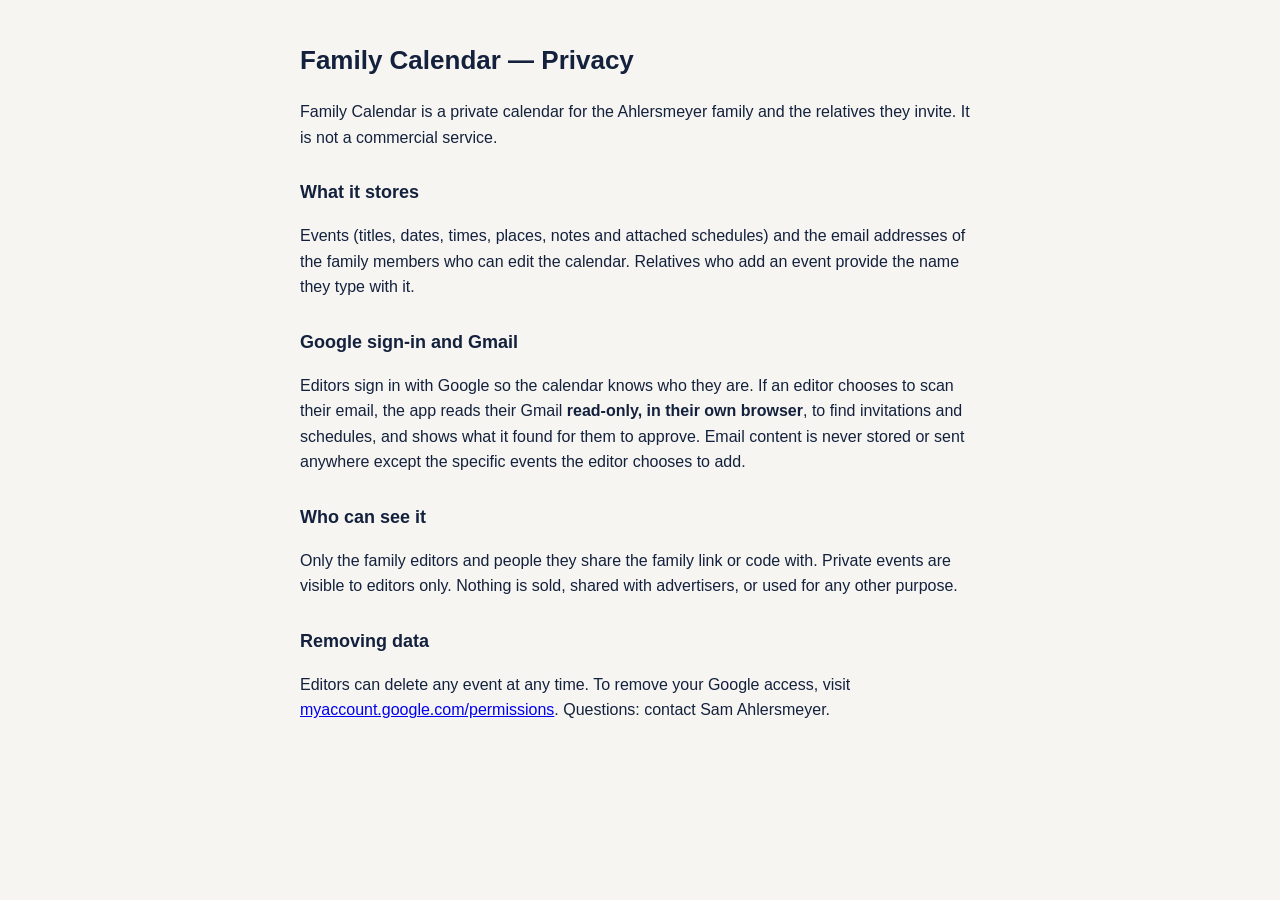
<file: privacy.html>
<!doctype html>
<html lang="en">
<head>
  <meta charset="utf-8">
  <meta name="viewport" content="width=device-width, initial-scale=1">
  <title>Privacy · Family Calendar</title>
  <style>
    body { font: 16px/1.6 -apple-system, BlinkMacSystemFont, "Segoe UI", Roboto, sans-serif; max-width: 680px; margin: 40px auto; padding: 0 20px; color: #14213d; background: #f6f5f1; }
    @media (prefers-color-scheme: dark) { body { color: #eef1f7; background: #0f1420; } a { color: #9ab; } }
    h1 { font-size: 26px; } h2 { font-size: 18px; margin-top: 28px; }
  </style>
</head>
<body>
  <h1>Family Calendar — Privacy</h1>
  <p>Family Calendar is a private calendar for the Ahlersmeyer family and the relatives they invite. It is not a commercial service.</p>

  <h2>What it stores</h2>
  <p>Events (titles, dates, times, places, notes and attached schedules) and the email addresses of the family members who can edit the calendar. Relatives who add an event provide the name they type with it.</p>

  <h2>Google sign-in and Gmail</h2>
  <p>Editors sign in with Google so the calendar knows who they are. If an editor chooses to scan their email, the app reads their Gmail <b>read-only, in their own browser</b>, to find invitations and schedules, and shows what it found for them to approve. Email content is never stored or sent anywhere except the specific events the editor chooses to add.</p>

  <h2>Who can see it</h2>
  <p>Only the family editors and people they share the family link or code with. Private events are visible to editors only. Nothing is sold, shared with advertisers, or used for any other purpose.</p>

  <h2>Removing data</h2>
  <p>Editors can delete any event at any time. To remove your Google access, visit <a href="https://myaccount.google.com/permissions">myaccount.google.com/permissions</a>. Questions: contact Sam Ahlersmeyer.</p>
</body>
</html>
</file>
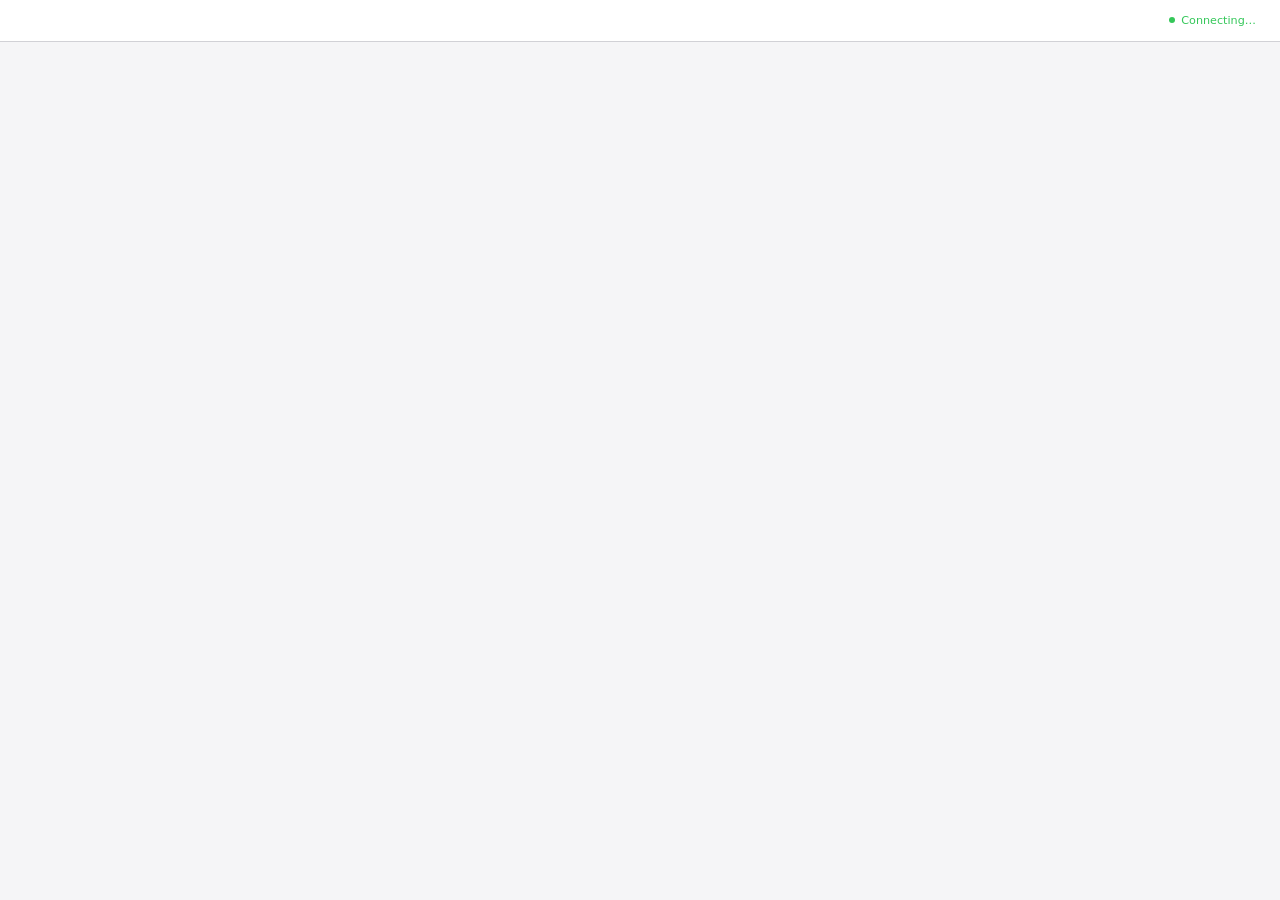
<file: .claude/skills/brainstorming/scripts/frame-template.html>
<!DOCTYPE html>
<html>
<head>
  <meta charset="utf-8">
  <title>Superpowers Brainstorming</title>
  <style>
    /*
     * BRAINSTORM COMPANION FRAME TEMPLATE
     *
     * This template provides a consistent frame with:
     * - OS-aware light/dark theming
     * - Header branding and connection status
     * - Scrollable main content area
     * - CSS helpers for common UI patterns
     *
     * Content is injected via placeholder comment in #frame-content.
     */

    * { box-sizing: border-box; margin: 0; padding: 0; }
    html, body { height: 100%; overflow: hidden; }

    /* ===== THEME VARIABLES ===== */
    :root {
      --bg-primary: #f5f5f7;
      --bg-secondary: #ffffff;
      --bg-tertiary: #e5e5e7;
      --border: #d1d1d6;
      --text-primary: #1d1d1f;
      --text-secondary: #86868b;
      --text-tertiary: #aeaeb2;
      --accent: #0071e3;
      --accent-hover: #0077ed;
      --success: #34c759;
      --warning: #ff9f0a;
      --error: #ff3b30;
      --selected-bg: #e8f4fd;
      --selected-border: #0071e3;
    }

    @media (prefers-color-scheme: dark) {
      :root {
        --bg-primary: #1d1d1f;
        --bg-secondary: #2d2d2f;
        --bg-tertiary: #3d3d3f;
        --border: #424245;
        --text-primary: #f5f5f7;
        --text-secondary: #86868b;
        --text-tertiary: #636366;
        --accent: #0a84ff;
        --accent-hover: #409cff;
        --selected-bg: rgba(10, 132, 255, 0.15);
        --selected-border: #0a84ff;
      }
    }

    body {
      font-family: system-ui, -apple-system, BlinkMacSystemFont, sans-serif;
      background: var(--bg-primary);
      color: var(--text-primary);
      display: flex;
      flex-direction: column;
      line-height: 1.5;
    }

    /* ===== FRAME STRUCTURE ===== */
    .brand { display: flex; align-items: center; min-width: 0; overflow: hidden; color: var(--text-secondary); line-height: 1; }
    .brand a { color: inherit; text-decoration: none; display: flex; align-items: center; gap: 0.5rem; min-width: 0; max-width: 100%; line-height: 1; }
    .brand-copy { display: block; min-width: 0; overflow: hidden; text-overflow: ellipsis; white-space: nowrap; line-height: 1; transform: translateY(-1px); }
    .brand-logo { display: block; height: 1em; width: auto; max-width: 180px; flex-shrink: 0; filter: invert(1); }
    @media (prefers-color-scheme: dark) {
      .brand-logo { filter: none; }
    }
    .status { font-size: 0.7rem; color: var(--status-color, var(--success)); display: flex; align-items: center; gap: 0.4rem; justify-self: end; white-space: nowrap; line-height: 1; }
    .status::before { content: ''; width: 6px; height: 6px; background: var(--status-color, var(--success)); border-radius: 50%; }

    .main { flex: 1; overflow-y: auto; }
    #frame-content { padding: 2rem; min-height: 100%; }

    .header {
      background: var(--bg-secondary);
      border-bottom: 1px solid var(--border);
      padding: 0.5rem 1.5rem;
      flex-shrink: 0;
      display: grid;
      grid-template-columns: minmax(0, 1fr) auto;
      align-items: center;
      gap: 1rem;
      min-height: 42px;
    }
    .header .brand { justify-self: start; width: 100%; font-size: 0.75rem; line-height: 1; }
    .header .status { grid-column: 2; line-height: 1; }
    .header span {
      font-size: 0.75rem;
      color: var(--text-secondary);
    }
    .header .selected-text {
      color: var(--accent);
      font-weight: 500;
    }

    /* ===== TYPOGRAPHY ===== */
    h2 { font-size: 1.5rem; font-weight: 600; margin-bottom: 0.5rem; }
    h3 { font-size: 1.1rem; font-weight: 600; margin-bottom: 0.25rem; }
    .subtitle { color: var(--text-secondary); margin-bottom: 1.5rem; }
    .section { margin-bottom: 2rem; }
    .label { font-size: 0.7rem; color: var(--text-secondary); text-transform: uppercase; letter-spacing: 0.05em; margin-bottom: 0.5rem; }

    /* ===== OPTIONS (for A/B/C choices) ===== */
    .options { display: flex; flex-direction: column; gap: 0.75rem; }
    .option {
      background: var(--bg-secondary);
      border: 2px solid var(--border);
      border-radius: 12px;
      padding: 1rem 1.25rem;
      cursor: pointer;
      transition: all 0.15s ease;
      display: flex;
      align-items: flex-start;
      gap: 1rem;
    }
    .option:hover { border-color: var(--accent); }
    .option.selected { background: var(--selected-bg); border-color: var(--selected-border); }
    .option .letter {
      background: var(--bg-tertiary);
      color: var(--text-secondary);
      width: 1.75rem; height: 1.75rem;
      border-radius: 6px;
      display: flex; align-items: center; justify-content: center;
      font-weight: 600; font-size: 0.85rem; flex-shrink: 0;
    }
    .option.selected .letter { background: var(--accent); color: white; }
    .option .content { flex: 1; }
    .option .content h3 { font-size: 0.95rem; margin-bottom: 0.15rem; }
    .option .content p { color: var(--text-secondary); font-size: 0.85rem; margin: 0; }

    /* ===== CARDS (for showing designs/mockups) ===== */
    .cards { display: grid; grid-template-columns: repeat(auto-fit, minmax(280px, 1fr)); gap: 1rem; }
    .card {
      background: var(--bg-secondary);
      border: 1px solid var(--border);
      border-radius: 12px;
      overflow: hidden;
      cursor: pointer;
      transition: all 0.15s ease;
    }
    .card:hover { border-color: var(--accent); transform: translateY(-2px); box-shadow: 0 4px 12px rgba(0,0,0,0.1); }
    .card.selected { border-color: var(--selected-border); border-width: 2px; }
    .card-image { background: var(--bg-tertiary); aspect-ratio: 16/10; display: flex; align-items: center; justify-content: center; }
    .card-body { padding: 1rem; }
    .card-body h3 { margin-bottom: 0.25rem; }
    .card-body p { color: var(--text-secondary); font-size: 0.85rem; }

    /* ===== MOCKUP CONTAINER ===== */
    .mockup {
      background: var(--bg-secondary);
      border: 1px solid var(--border);
      border-radius: 12px;
      overflow: hidden;
      margin-bottom: 1.5rem;
    }
    .mockup-header {
      background: var(--bg-tertiary);
      padding: 0.5rem 1rem;
      font-size: 0.75rem;
      color: var(--text-secondary);
      border-bottom: 1px solid var(--border);
    }
    .mockup-body { padding: 1.5rem; }

    /* ===== SPLIT VIEW (side-by-side comparison) ===== */
    .split { display: grid; grid-template-columns: 1fr 1fr; gap: 1.5rem; }
    @media (max-width: 700px) { .split { grid-template-columns: 1fr; } }

    /* ===== PROS/CONS ===== */
    .pros-cons { display: grid; grid-template-columns: 1fr 1fr; gap: 1rem; margin: 1rem 0; }
    .pros, .cons { background: var(--bg-secondary); border-radius: 8px; padding: 1rem; }
    .pros h4 { color: var(--success); font-size: 0.85rem; margin-bottom: 0.5rem; }
    .cons h4 { color: var(--error); font-size: 0.85rem; margin-bottom: 0.5rem; }
    .pros ul, .cons ul { margin-left: 1.25rem; font-size: 0.85rem; color: var(--text-secondary); }
    .pros li, .cons li { margin-bottom: 0.25rem; }

    /* ===== PLACEHOLDER (for mockup areas) ===== */
    .placeholder {
      background: var(--bg-tertiary);
      border: 2px dashed var(--border);
      border-radius: 8px;
      padding: 2rem;
      text-align: center;
      color: var(--text-tertiary);
    }

    /* ===== INLINE MOCKUP ELEMENTS ===== */
    .mock-nav { background: var(--accent); color: white; padding: 0.75rem 1rem; display: flex; gap: 1.5rem; font-size: 0.9rem; }
    .mock-sidebar { background: var(--bg-tertiary); padding: 1rem; min-width: 180px; }
    .mock-content { padding: 1.5rem; flex: 1; }
    .mock-button { background: var(--accent); color: white; border: none; padding: 0.5rem 1rem; border-radius: 6px; font-size: 0.85rem; }
    .mock-input { background: var(--bg-primary); border: 1px solid var(--border); border-radius: 6px; padding: 0.5rem; width: 100%; }
  </style>
</head>
<body>
  <div class="header">
    <!-- BRANDING -->
    <div class="status">Connecting…</div>
  </div>

  <div class="main">
    <div id="frame-content">
      <!-- CONTENT -->
    </div>
  </div>

</body>
</html>
</file>
